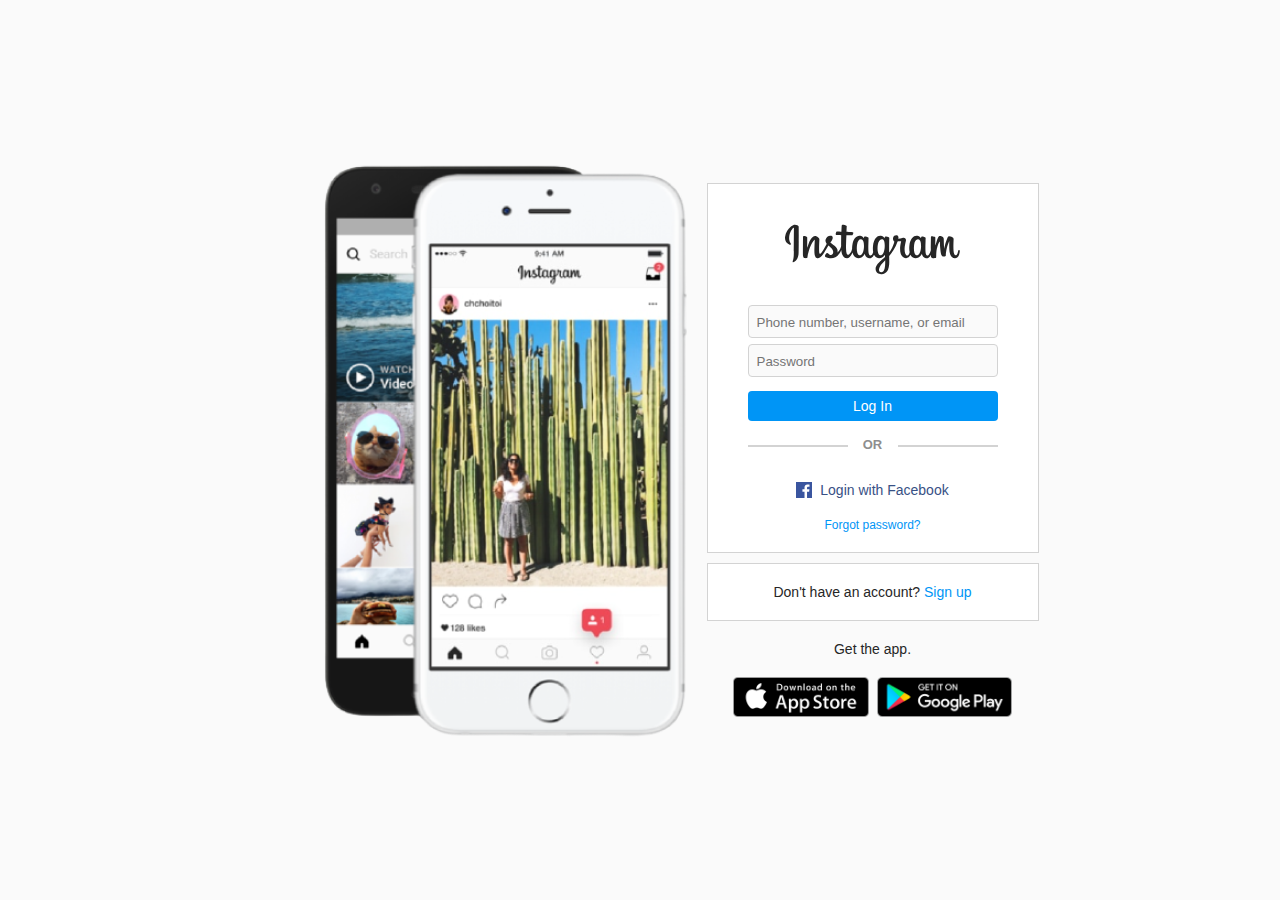
<file: index.html>
<!DOCTYPE html>
<html lang="pt-br">
<head>
  <meta charset="UTF-8">
  <meta name="viewport" content="width=device-width, initial-scale=1.0">
  <link rel="stylesheet" href="css/index.css">
  <title>Pinto</title>
</head>
<body>
  <main class="l-main">
      <div class="l-main__img">
        <img src="img/homepage.png" alt="Smartphones">
      </div>
      <div class="l-user">
        <div class="c-panel group">
          <img class="c-panel__img" src="img/instagram.svg" alt="Instagram">
          <div class="c-panel__form">
            <input type="text" class="c-panel__input" placeholder="Phone number, username, or email">
            <input type="text" class="c-panel__input" placeholder="Password">
            <a href="#" class="c-btn">Log In</a>
            <span class="c-panel__span">OR</span>
          </div>
          <a href="#" class="c-panel__facebook">Login with Facebook</a>
          <a href="#" class="c-panel__forgot">Forgot password?</a>
        </div>
        <div class="c-signup group">
          <p>Don't have an account? <span>Sign up</span></p>
        </div>
        <div class="c-app">
          <p>Get the app.</p>
          <div class="c-app__download">
            <img src="img/apple.png" alt="Apple Store">
            <img src="img/google.png" alt="Google Play">
          </div>
        </div>
      </div>
  </main>
</body>
</html>
</file>
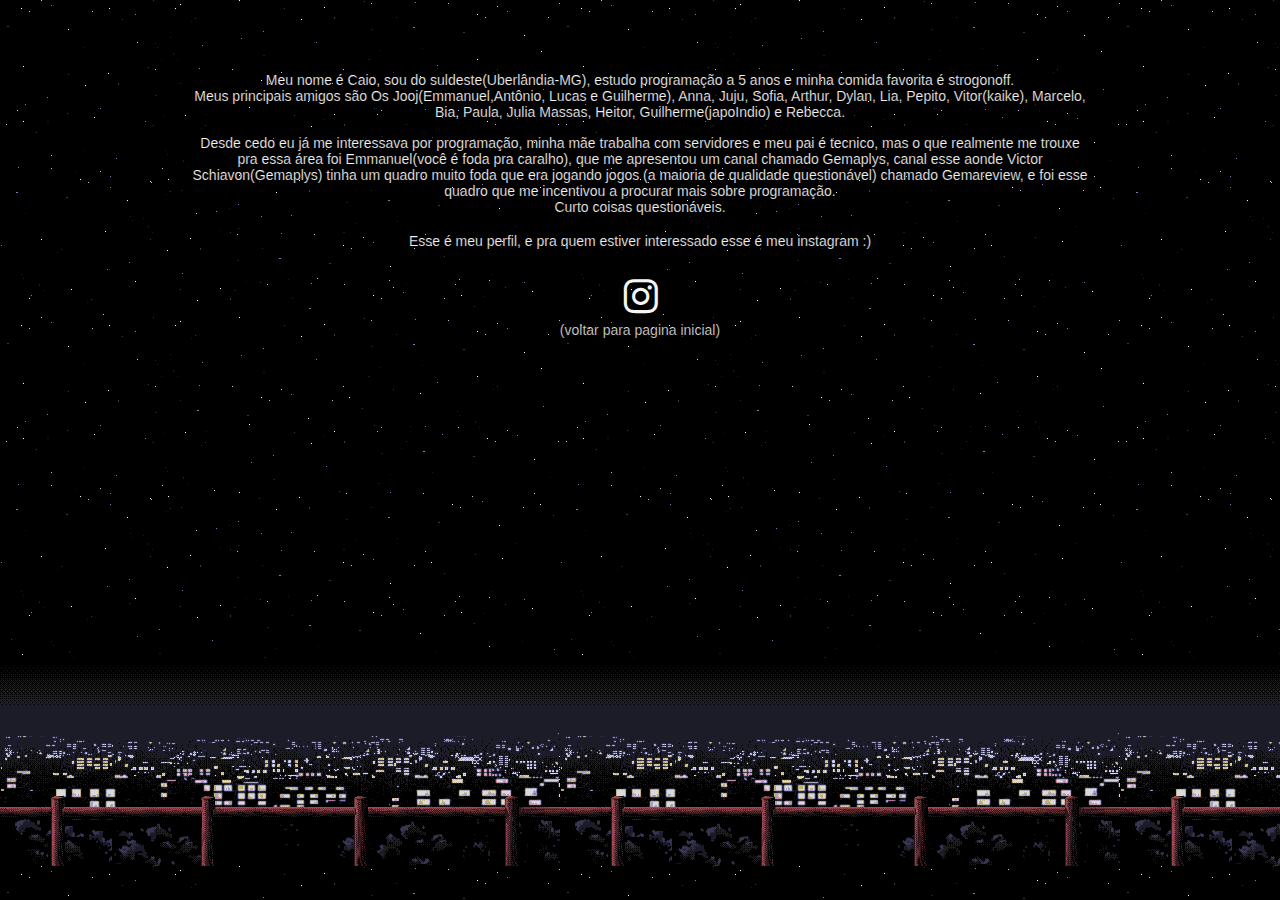
<file: html/complemento.html>
<!DOCTYPE html>
<html lang="en">
<head>
    <meta charset="UTF-8">
    <meta http-equiv="X-UA-Compatible" content="IE=edge">
    <meta name="viewport" content="width=device-width, initial-scale=1.0">
    <title>Document</title>
    <link rel="stylesheet" href="/css/cssComplemento.css">
    <link href='https://unpkg.com/boxicons@2.1.4/css/boxicons.min.css' rel='stylesheet'>
</head>
<body>
    <div id="main">
        <div class="paragraph font Nselect">
            Meu nome é Caio, sou do suldeste(Uberlândia-MG), estudo programação a 5 anos e minha comida favorita é
            strogonoff. <br> Meus principais amigos são Os Jooj(Emmanuel,Antônio, Lucas e Guilherme), Anna, Juju, Sofia, Arthur,
            Dylan, Lia, Pepito, Vitor(kaike), Marcelo, Bia, Paula, Julia Massas, Heitor, Guilherme(japoIndio) e Rebecca. 
        </div>
        <div class="paragraph font Nselect" id="p2">
            Desde cedo eu já me interessava por programação, minha mãe trabalha com servidores
            e meu pai é tecnico, mas o que realmente me trouxe pra essa área foi Emmanuel(você é foda pra caralho), que me apresentou
            um canal chamado Gemaplys, canal esse aonde Victor Schiavon(Gemaplys) tinha um quadro muito foda que era jogando jogos (a
            maioria de qualidade questionável) chamado Gemareview, e foi esse quadro que me incentivou a procurar mais sobre programação. <br>
            Curto coisas questionáveis.
        </div>
        <br class="Nselect">

        <div class="paragraph font Nselect">Esse é meu perfil, e pra quem estiver interessado esse é meu instagram :) </div>
        <a href="https://www.instagram.com/kkcaio.lol/" id="inst"><i class='bx bxl-instagram' ></i></a>
        
        <div class="paragraph font Nselect" id="returnD">
            <a href="/index.html" id="return">(voltar para pagina inicial)</a>
        </div>
    </div>  
</body>
</html>
</file>
<file: css/index.css>
*{padding:0;margin:0;box-sizing:border-box;font-family:sans-serif}a{text-decoration:none}img{max-width:100%;height:auto}html{font-size:14px}body{background-color:#fafafa;color:#262626}.l-main{width:100vw;height:100vh;display:flex;justify-content:center;align-items:center;overflow:hidden}@media (max-width: 449px){.l-main{display:block}}@media (max-width: 874px){.l-main .l-main__img{display:none}}.l-user{display:flex;flex-direction:column}.group{background:#fff;border:1px solid lightgrey}@media (max-width: 449px){.group{background:inherit;border:none}}.c-panel{display:flex;flex-direction:column;align-items:center;justify-content:center;padding:40px 40px 0}.c-panel .c-panel__img{height:51px;width:175px;margin-bottom:30px}.c-panel .c-panel__form{display:flex;flex-direction:column;text-align:center;width:250px}.c-panel .c-panel__form .c-btn{margin-top:14px}.c-panel .c-panel__form .c-panel__input{color:#262626;background:#fafafa;border:1px solid lightgray;padding:9px 0 7px 8px;border-radius:4px;outline:none}.c-panel .c-panel__form .c-panel__input:nth-child(1){margin-bottom:6px}.c-panel .c-panel__form .c-panel__span{font-size:13px;font-weight:600;color:#8e8e8e;margin:16px 0 30px 0;position:relative}.c-panel .c-panel__form .c-panel__span::after{content:'';position:absolute;display:inline-block;vertical-align:middle;background:lightgray;width:40%;height:1.5px;top:8px;right:0}.c-panel .c-panel__form .c-panel__span::before{content:'';position:absolute;display:inline-block;vertical-align:middle;background:lightgray;width:40%;height:1.5px;top:8px;left:0px}.c-panel .c-panel__facebook{color:#385185;display:flex}.c-panel .c-panel__facebook::before{content:'';display:inline-block;width:16px;height:16px;background:url(../img/facebook.svg);margin-right:8px}.c-panel .c-panel__forgot{margin:20px 0 20px;font-size:12px;color:#0095f6}.c-btn{color:#fff;font-weight:500;background:#0095f6;border-radius:4px;font-size:14px;line-height:18px;padding:6px 0}.c-app p{text-align:center;margin:20px 0}.c-app .c-app__download{display:flex;justify-content:center;cursor:pointer}.c-app .c-app__download img{max-width:140px;max-height:40px}.c-app .c-app__download img:nth-child(2){margin-left:8px}.c-signup{display:flex;justify-content:center;align-items:center;padding:20px;margin-top:10px}.c-signup span{color:#0095f6;cursor:pointer}
</file>
<file: css/cssComplemento.css>
#main{
    text-align: center;
    position: absolute; 
    left: 0; 
    right: 0;
    top: 8%;
    bottom: 0;
    margin-left: auto; 
    margin-right: auto; 
    width: 70%;
}
.paragraph{
    color: rgb(247, 244, 244);
    font-size: 14px;
    -webkit-text-stroke: 0.2px #0b0b0b;
}
.font{
    font-family: sans-serif; 
 }
 .Nselect {
     -webkit-touch-callout: none; /* iOS Safari */
       -webkit-user-select: none; /* Safari */
        -khtml-user-select: none; /* Konqueror HTML */
          -moz-user-select: none; /* Old versions of Firefox */
           -ms-user-select: none; /* Internet Explorer/Edge */
               user-select: none; /* Non-prefixed version, currently
                                     supported by Chrome, Edge, Opera and Firefox */
   }
body{
    background-image: url(/img/tumblr_ohczsv8s4q1vcsf3eo1_640.gif);
}
#return{
    color: rgb(220, 218, 218);
    text-decoration: none;
}
#return:hover{
    color:rgb(226, 223, 223);
    text-decoration: solid rgb(226, 223, 223);
}
#returnD{
    margin-top: 20px;
}
#ema{
    width: 250px;
    height: 250px;
    object-fit: cover;
}
#inst{
    position: relative;
    top: 3%;
    font-size: 45px;
    color: rgb(247, 244, 244);
}
#insta:hover{
    color: rgb(220, 218, 218);
}
#p2{
    margin-top: 15px;
}
</file>
